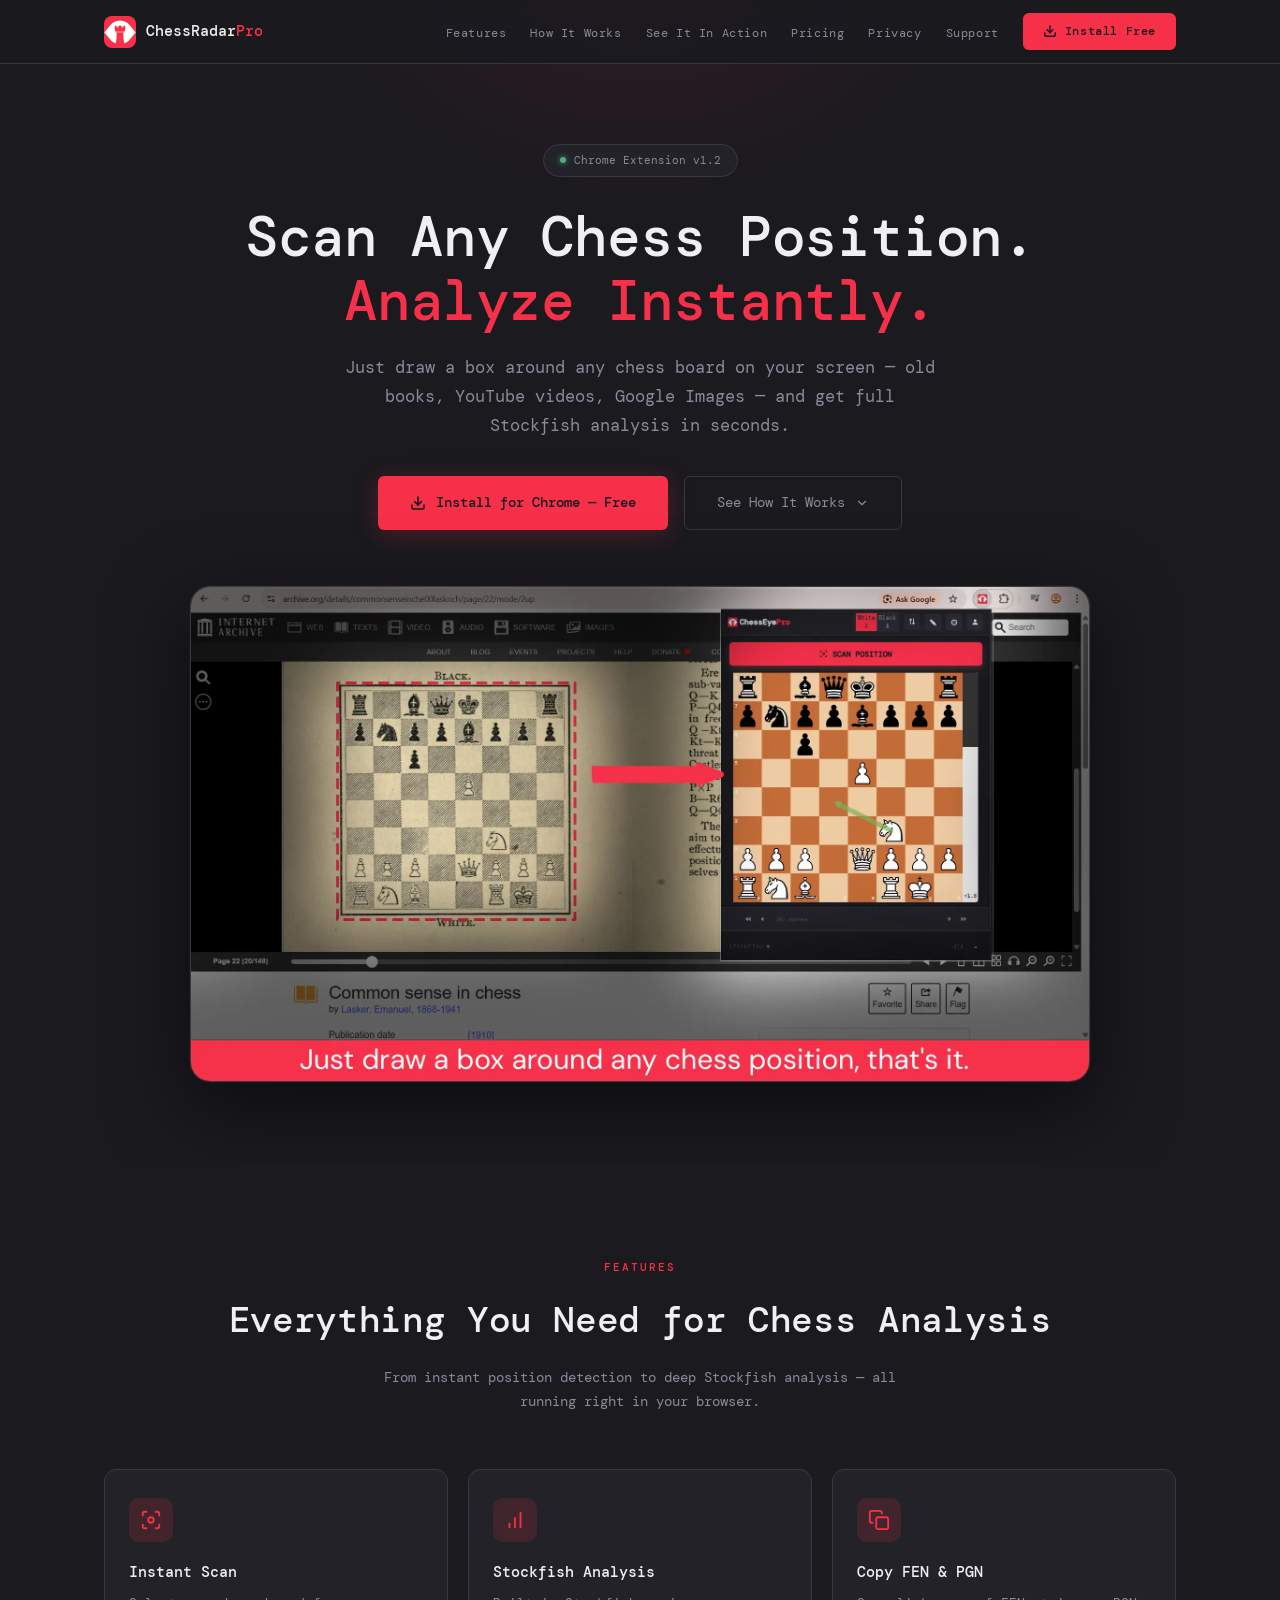
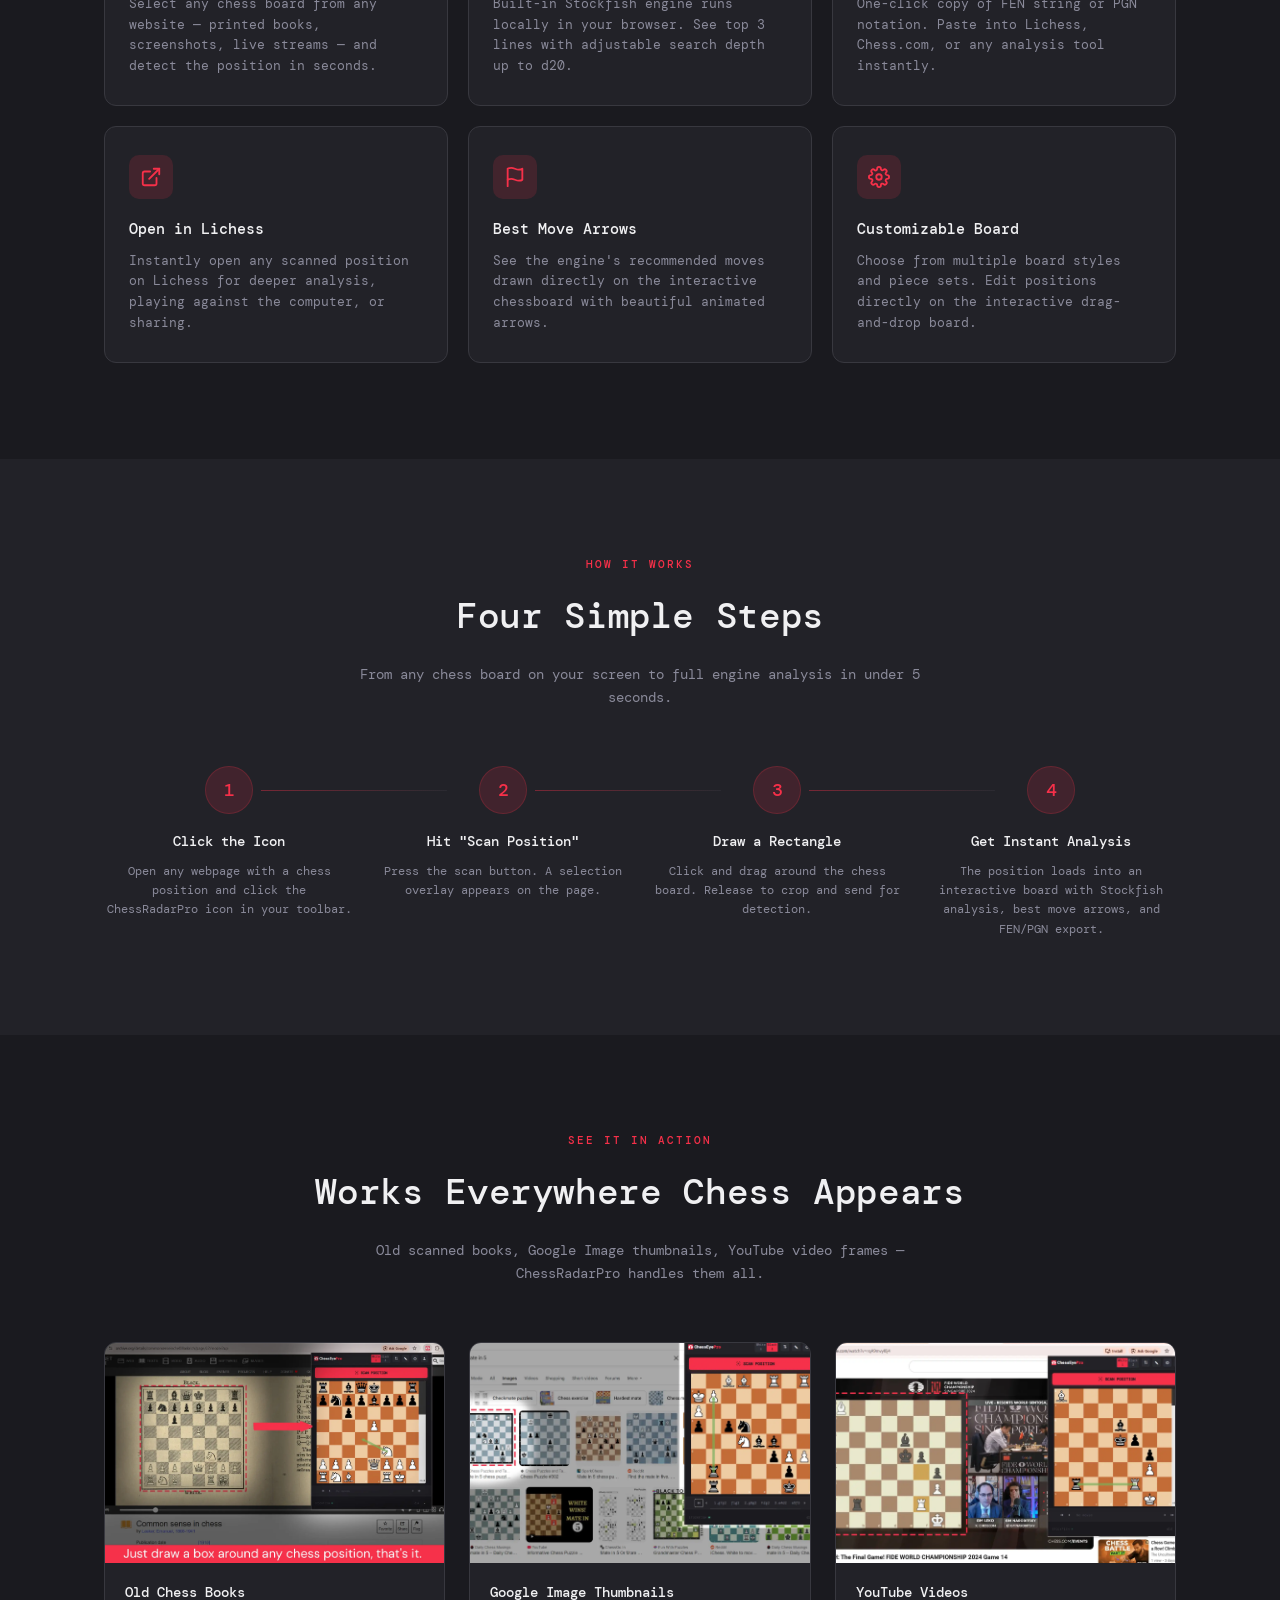
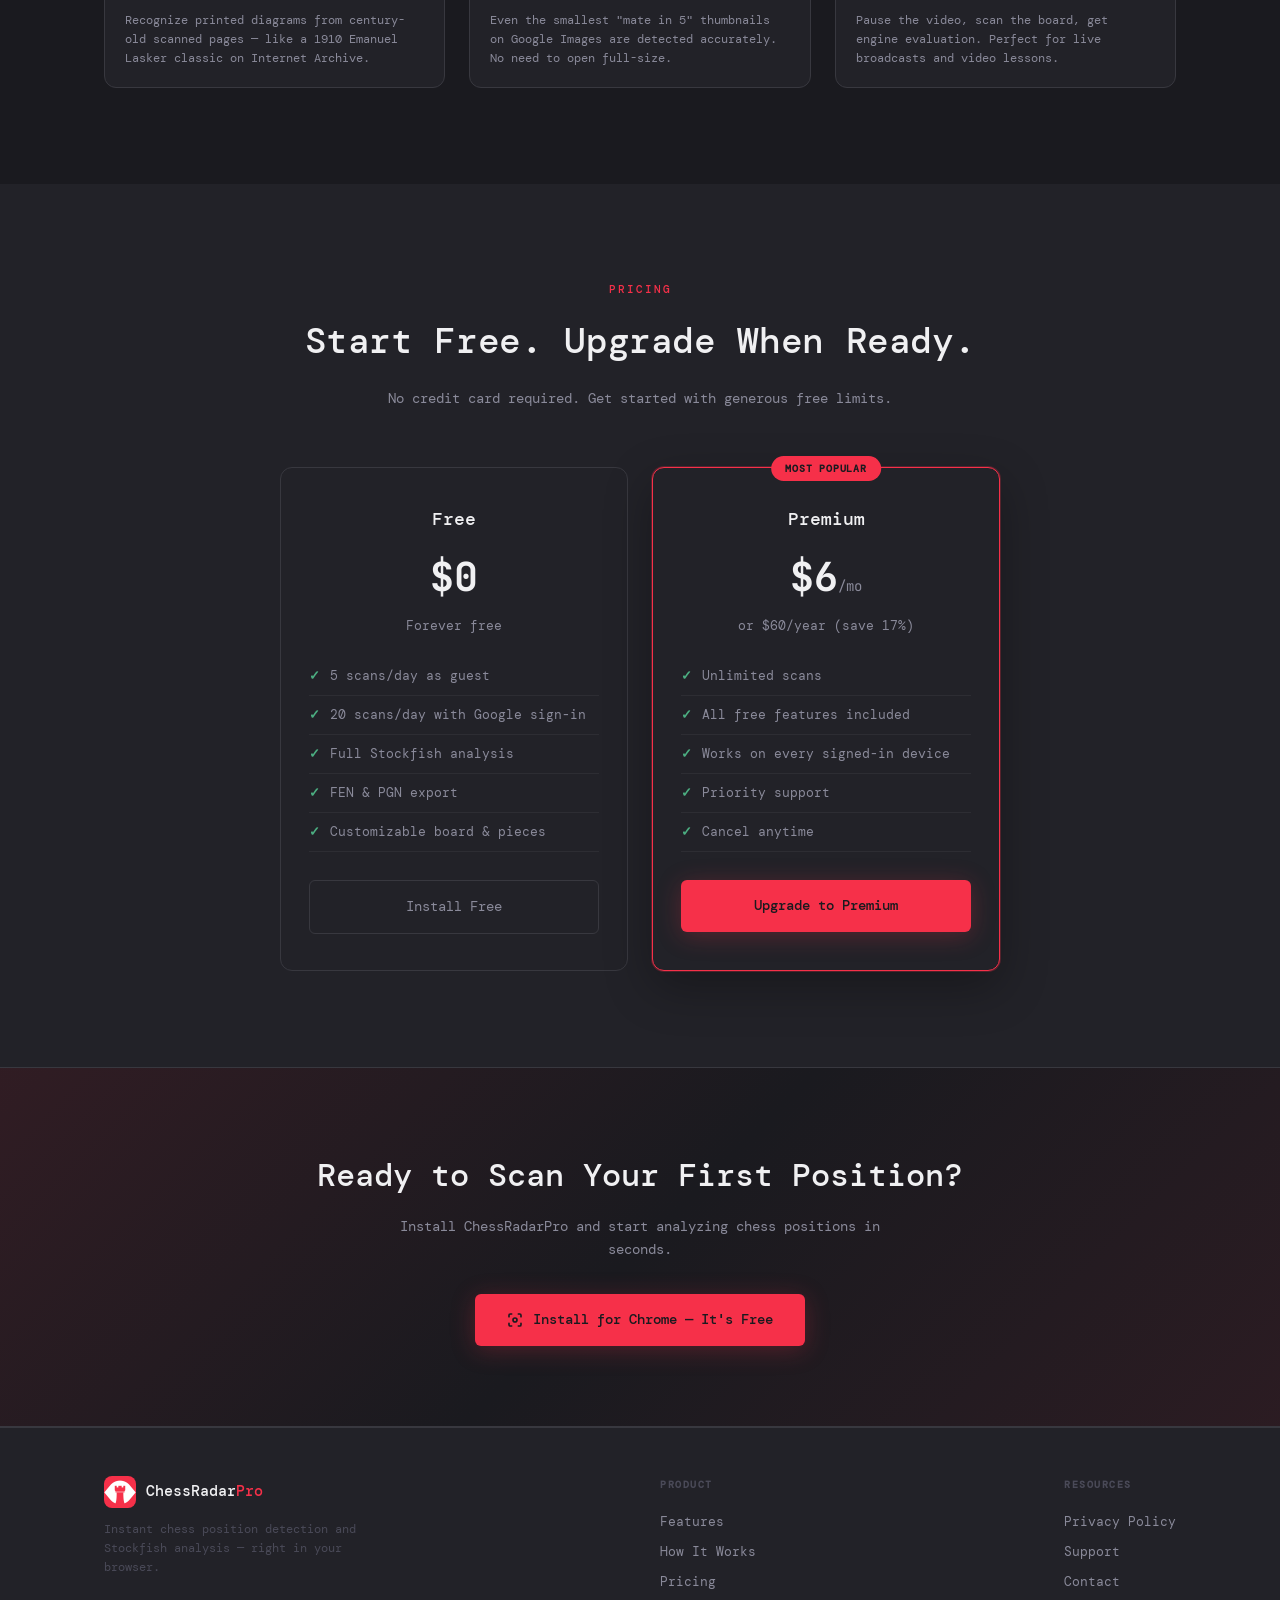
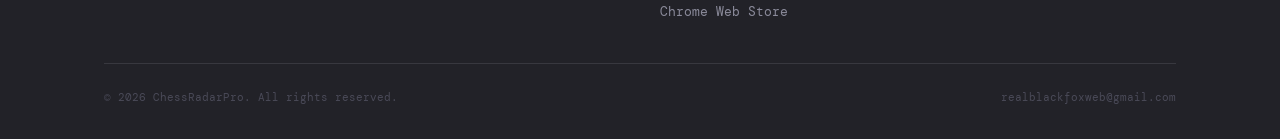
<file: index.html>
<!DOCTYPE html>
<html lang="en">

<head>
    <meta charset="UTF-8">
    <meta name="viewport" content="width=device-width, initial-scale=1.0">

    <!-- SEO -->
    <title>ChessRadarPro — Instant Chess Position Detection for Chrome</title>
    <meta name="description"
        content="Scan any chess position from your screen — old books, YouTube videos, or Google Images — and get instant Stockfish analysis. Free Chrome extension.">
    <meta name="keywords"
        content="chess, chess position detection, chrome extension, stockfish, chess analysis, FEN, PGN, chess scanner, chess AI">
    <meta name="author" content="ChessRadarPro">
    <link rel="canonical" href="https://chessradarpro.github.io/">

    <!-- Open Graph -->
    <meta property="og:type" content="website">
    <meta property="og:title" content="ChessRadarPro — Instant Chess Position Detection">
    <meta property="og:description"
        content="Scan any chess position from your screen and get instant Stockfish analysis. Free Chrome extension.">
    <meta property="og:image" content="assets/beamer.png">
    <meta property="og:url" content="https://chessradarpro.github.io/">

    <!-- Twitter Card -->
    <meta name="twitter:card" content="summary_large_image">
    <meta name="twitter:title" content="ChessRadarPro — Instant Chess Position Detection">
    <meta name="twitter:description" content="Scan any chess board on your screen. Get instant Stockfish analysis.">
    <meta name="twitter:image" content="assets/beamer.png">

    <!-- Favicon -->
    <link rel="icon" type="image/png" href="assets/icon.png">
    <link rel="apple-touch-icon" href="assets/icon.png">

    <!-- Styles -->
    <link rel="stylesheet" href="css/style.css">
</head>

<body>

    <!-- ═══════════ NAVIGATION ═══════════ -->
    <nav class="nav" role="navigation" aria-label="Main navigation">
        <div class="nav-inner">
            <a href="index.html" class="nav-logo">
                <img src="assets/logo.png" alt="ChessRadarPro logo" width="32" height="32">
                <span class="nav-logo-text">ChessRadar<span class="pro">Pro</span></span>
            </a>

            <ul class="nav-links">
                <li><a href="#features">Features</a></li>
                <li><a href="#how-it-works">How It Works</a></li>
                <li><a href="#screenshots">See It In Action</a></li>
                <li><a href="#pricing">Pricing</a></li>
                <li><a href="privacy.html">Privacy</a></li>
                <li><a href="support.html">Support</a></li>
                <li>
                    <a href="https://chromewebstore.google.com/detail/ekdigifeekadfhonhfhbfjaenllbnfba?utm_source=item-share-cb" target="_blank" rel="noopener" class="nav-cta"
                        id="nav-install-btn">
                        <svg width="14" height="14" viewBox="0 0 24 24" fill="none" stroke="currentColor"
                            stroke-width="2.5" stroke-linecap="round" stroke-linejoin="round">
                            <path d="M21 15v4a2 2 0 0 1-2 2H5a2 2 0 0 1-2-2v-4" />
                            <polyline points="7 10 12 15 17 10" />
                            <line x1="12" y1="15" x2="12" y2="3" />
                        </svg>
                        Install Free
                    </a>
                </li>
            </ul>

            <button class="hamburger" id="hamburger" aria-label="Toggle menu" aria-expanded="false">
                <svg width="24" height="24" viewBox="0 0 24 24" fill="none" stroke="currentColor" stroke-width="2"
                    stroke-linecap="round">
                    <line x1="3" y1="6" x2="21" y2="6" />
                    <line x1="3" y1="12" x2="21" y2="12" />
                    <line x1="3" y1="18" x2="21" y2="18" />
                </svg>
            </button>
        </div>
    </nav>

    <!-- Mobile Nav -->
    <div class="mobile-nav" id="mobile-nav">
        <a href="#features">Features</a>
        <a href="#how-it-works">How It Works</a>
        <a href="#screenshots">See It In Action</a>
        <a href="#pricing">Pricing</a>
        <a href="privacy.html">Privacy</a>
        <a href="support.html">Support</a>
        <a href="https://chromewebstore.google.com/detail/ekdigifeekadfhonhfhbfjaenllbnfba?utm_source=item-share-cb" target="_blank" rel="noopener" class="btn-primary"
            style="text-align:center;margin-top:8px">Install Free</a>
    </div>

    <main>
        <!-- ═══════════ HERO ═══════════ -->
        <section class="hero" id="hero">
            <div class="container">
                <div class="hero-badge fade-in">
                    <span class="dot"></span>
                    Chrome Extension v1.2
                </div>

                <h1 class="fade-in">
                    Scan Any Chess Position.<br>
                    <span class="accent">Analyze Instantly.</span>
                </h1>

                <p class="hero-sub fade-in">
                    Just draw a box around any chess board on your screen — old books, YouTube videos, Google Images —
                    and get full Stockfish analysis in seconds.
                </p>

                <div class="hero-actions fade-in">
                    <a href="https://chromewebstore.google.com/detail/ekdigifeekadfhonhfhbfjaenllbnfba?utm_source=item-share-cb" target="_blank" rel="noopener" class="btn-primary"
                        id="hero-install-btn">
                        <svg width="16" height="16" viewBox="0 0 24 24" fill="none" stroke="currentColor"
                            stroke-width="2.5" stroke-linecap="round" stroke-linejoin="round">
                            <path d="M21 15v4a2 2 0 0 1-2 2H5a2 2 0 0 1-2-2v-4" />
                            <polyline points="7 10 12 15 17 10" />
                            <line x1="12" y1="15" x2="12" y2="3" />
                        </svg>
                        Install for Chrome — Free
                    </a>
                    <a href="#how-it-works" class="btn-secondary">
                        See How It Works
                        <svg width="14" height="14" viewBox="0 0 24 24" fill="none" stroke="currentColor"
                            stroke-width="2" stroke-linecap="round" stroke-linejoin="round">
                            <path d="M6 9l6 6 6-6" />
                        </svg>
                    </a>
                </div>

                <div class="hero-image fade-in">
                    <img src="assets/screenshot-1.webp" alt="ChessRadarPro scanning a chess position from an old book"
                        width="900" height="507" loading="eager">
                </div>
            </div>
        </section>

        <!-- ═══════════ FEATURES ═══════════ -->
        <section class="section" id="features">
            <div class="container">
                <div class="section-label fade-in">Features</div>
                <h2 class="section-title fade-in">Everything You Need for Chess Analysis</h2>
                <p class="section-desc fade-in">From instant position detection to deep Stockfish analysis — all running
                    right in your browser.</p>

                <div class="features-grid">
                    <!-- 1 -->
                    <div class="feature-card fade-in">
                        <div class="feature-icon">
                            <svg viewBox="0 0 24 24">
                                <circle cx="12" cy="12" r="3" />
                                <path d="M3 7V5a2 2 0 0 1 2-2h2" />
                                <path d="M17 3h2a2 2 0 0 1 2 2v2" />
                                <path d="M21 17v2a2 2 0 0 1-2 2h-2" />
                                <path d="M7 21H5a2 2 0 0 1-2-2v-2" />
                            </svg>
                        </div>
                        <h3>Instant Scan</h3>
                        <p>Select any chess board from any website — printed books, screenshots, live streams — and
                            detect the position in seconds.</p>
                    </div>
                    <!-- 2 -->
                    <div class="feature-card fade-in">
                        <div class="feature-icon">
                            <svg viewBox="0 0 24 24">
                                <path d="M12 20V10" />
                                <path d="M18 20V4" />
                                <path d="M6 20v-4" />
                            </svg>
                        </div>
                        <h3>Stockfish Analysis</h3>
                        <p>Built-in Stockfish engine runs locally in your browser. See top 3 lines with adjustable
                            search depth up to d20.</p>
                    </div>
                    <!-- 3 -->
                    <div class="feature-card fade-in">
                        <div class="feature-icon">
                            <svg viewBox="0 0 24 24">
                                <rect x="9" y="9" width="13" height="13" rx="2" ry="2" />
                                <path d="M5 15H4a2 2 0 0 1-2-2V4a2 2 0 0 1 2-2h9a2 2 0 0 1 2 2v1" />
                            </svg>
                        </div>
                        <h3>Copy FEN & PGN</h3>
                        <p>One-click copy of FEN string or PGN notation. Paste into Lichess, Chess.com, or any analysis
                            tool instantly.</p>
                    </div>
                    <!-- 4 -->
                    <div class="feature-card fade-in">
                        <div class="feature-icon">
                            <svg viewBox="0 0 24 24">
                                <path d="M18 13v6a2 2 0 0 1-2 2H5a2 2 0 0 1-2-2V8a2 2 0 0 1 2-2h6" />
                                <polyline points="15 3 21 3 21 9" />
                                <line x1="10" y1="14" x2="21" y2="3" />
                            </svg>
                        </div>
                        <h3>Open in Lichess</h3>
                        <p>Instantly open any scanned position on Lichess for deeper analysis, playing against the
                            computer, or sharing.</p>
                    </div>
                    <!-- 5 -->
                    <div class="feature-card fade-in">
                        <div class="feature-icon">
                            <svg viewBox="0 0 24 24">
                                <path d="M4 15s1-1 4-1 5 2 8 2 4-1 4-1V3s-1 1-4 1-5-2-8-2-4 1-4 1z" />
                                <line x1="4" y1="22" x2="4" y2="15" />
                            </svg>
                        </div>
                        <h3>Best Move Arrows</h3>
                        <p>See the engine's recommended moves drawn directly on the interactive chessboard with
                            beautiful animated arrows.</p>
                    </div>
                    <!-- 6 -->
                    <div class="feature-card fade-in">
                        <div class="feature-icon">
                            <svg viewBox="0 0 24 24">
                                <circle cx="12" cy="12" r="3" />
                                <path
                                    d="M19.4 15a1.65 1.65 0 0 0 .33 1.82l.06.06a2 2 0 0 1-2.83 2.83l-.06-.06a1.65 1.65 0 0 0-1.82-.33 1.65 1.65 0 0 0-1 1.51V21a2 2 0 0 1-4 0v-.09A1.65 1.65 0 0 0 9 19.4a1.65 1.65 0 0 0-1.82.33l-.06.06a2 2 0 0 1-2.83-2.83l.06-.06A1.65 1.65 0 0 0 4.68 15a1.65 1.65 0 0 0-1.51-1H3a2 2 0 0 1 0-4h.09A1.65 1.65 0 0 0 4.6 9a1.65 1.65 0 0 0-.33-1.82l-.06-.06a2 2 0 0 1 2.83-2.83l.06.06A1.65 1.65 0 0 0 9 4.68a1.65 1.65 0 0 0 1-1.51V3a2 2 0 0 1 4 0v.09a1.65 1.65 0 0 0 1 1.51 1.65 1.65 0 0 0 1.82-.33l.06-.06a2 2 0 0 1 2.83 2.83l-.06.06A1.65 1.65 0 0 0 19.4 9a1.65 1.65 0 0 0 1.51 1H21a2 2 0 0 1 0 4h-.09a1.65 1.65 0 0 0-1.51 1z" />
                            </svg>
                        </div>
                        <h3>Customizable Board</h3>
                        <p>Choose from multiple board styles and piece sets. Edit positions directly on the interactive
                            drag-and-drop board.</p>
                    </div>
                </div>
            </div>
        </section>

        <!-- ═══════════ HOW IT WORKS ═══════════ -->
        <section class="section how-it-works" id="how-it-works">
            <div class="container">
                <div class="section-label fade-in">How It Works</div>
                <h2 class="section-title fade-in">Four Simple Steps</h2>
                <p class="section-desc fade-in">From any chess board on your screen to full engine analysis in under 5
                    seconds.</p>

                <div class="steps">
                    <div class="step fade-in">
                        <div class="step-number">1</div>
                        <h3>Click the Icon</h3>
                        <p>Open any webpage with a chess position and click the ChessRadarPro icon in your toolbar.</p>
                    </div>
                    <div class="step fade-in">
                        <div class="step-number">2</div>
                        <h3>Hit "Scan Position"</h3>
                        <p>Press the scan button. A selection overlay appears on the page.</p>
                    </div>
                    <div class="step fade-in">
                        <div class="step-number">3</div>
                        <h3>Draw a Rectangle</h3>
                        <p>Click and drag around the chess board. Release to crop and send for detection.</p>
                    </div>
                    <div class="step fade-in">
                        <div class="step-number">4</div>
                        <h3>Get Instant Analysis</h3>
                        <p>The position loads into an interactive board with Stockfish analysis, best move arrows, and
                            FEN/PGN export.</p>
                    </div>
                </div>
            </div>
        </section>

        <!-- ═══════════ SCREENSHOTS ═══════════ -->
        <section class="section" id="screenshots">
            <div class="container">
                <div class="section-label fade-in">See It In Action</div>
                <h2 class="section-title fade-in">Works Everywhere Chess Appears</h2>
                <p class="section-desc fade-in">Old scanned books, Google Image thumbnails, YouTube video frames —
                    ChessRadarPro handles them all.</p>

                <div class="screenshots-grid">
                    <div class="screenshot-card fade-in">
                        <img src="assets/screenshot-1.webp" alt="Scanning a chess position from old book" loading="lazy"
                            width="400" height="220">
                        <div class="caption">
                            <h4>Old Chess Books</h4>
                            <p>Recognize printed diagrams from century-old scanned pages — like a 1910 Emanuel Lasker
                                classic on Internet Archive.</p>
                        </div>
                    </div>
                    <div class="screenshot-card fade-in">
                        <img src="assets/screenshot-2.webp" alt="Scanning a position from Google Images" loading="lazy"
                            width="400" height="220">
                        <div class="caption">
                            <h4>Google Image Thumbnails</h4>
                            <p>Even the smallest "mate in 5" thumbnails on Google Images are detected accurately. No
                                need to open full-size.</p>
                        </div>
                    </div>
                    <div class="screenshot-card fade-in">
                        <img src="assets/screenshot-3.webp" alt="Scanning a board from YouTube" loading="lazy"
                            width="400" height="220">
                        <div class="caption">
                            <h4>YouTube Videos</h4>
                            <p>Pause the video, scan the board, get engine evaluation. Perfect for live broadcasts and
                                video lessons.</p>
                        </div>
                    </div>
                </div>
            </div>
        </section>

        <!-- ═══════════ PRICING ═══════════ -->
        <section class="section" id="pricing" style="background: var(--bg-panel);">
            <div class="container">
                <div class="section-label fade-in">Pricing</div>
                <h2 class="section-title fade-in">Start Free. Upgrade When Ready.</h2>
                <p class="section-desc fade-in">No credit card required. Get started with generous free limits.</p>

                <div class="pricing-grid">
                    <!-- Free -->
                    <div class="pricing-card fade-in">
                        <div class="pricing-name">Free</div>
                        <div class="pricing-price">$0</div>
                        <div class="pricing-alt">Forever free</div>
                        <ul class="pricing-features">
                            <li>5 scans/day as guest</li>
                            <li>20 scans/day with Google sign-in</li>
                            <li>Full Stockfish analysis</li>
                            <li>FEN &amp; PGN export</li>
                            <li>Customizable board &amp; pieces</li>
                        </ul>
                        <a href="https://chromewebstore.google.com/detail/ekdigifeekadfhonhfhbfjaenllbnfba?utm_source=item-share-cb" target="_blank" rel="noopener"
                            class="btn-secondary" style="width:100%;justify-content:center">
                            Install Free
                        </a>
                    </div>

                    <!-- Premium -->
                    <div class="pricing-card featured fade-in">
                        <div class="pricing-badge">MOST POPULAR</div>
                        <div class="pricing-name">Premium</div>
                        <div class="pricing-price">$6<span>/mo</span></div>
                        <div class="pricing-alt">or $60/year (save 17%)</div>
                        <ul class="pricing-features">
                            <li>Unlimited scans</li>
                            <li>All free features included</li>
                            <li>Works on every signed-in device</li>
                            <li>Priority support</li>
                            <li>Cancel anytime</li>
                        </ul>
                        <a href="https://buymeacoffee.com" target="_blank" rel="noopener" class="btn-primary"
                            style="width:100%;justify-content:center">
                            Upgrade to Premium
                        </a>
                    </div>
                </div>
            </div>
        </section>

        <!-- ═══════════ CTA BANNER ═══════════ -->
        <section class="cta-banner">
            <div class="container">
                <h2 class="fade-in">Ready to Scan Your First Position?</h2>
                <p class="fade-in">Install ChessRadarPro and start analyzing chess positions in seconds.</p>
                <a href="https://chromewebstore.google.com/detail/ekdigifeekadfhonhfhbfjaenllbnfba?utm_source=item-share-cb" target="_blank" rel="noopener" class="btn-primary fade-in"
                    id="cta-install-btn">
                    <svg width="16" height="16" viewBox="0 0 24 24" fill="none" stroke="currentColor" stroke-width="2.5"
                        stroke-linecap="round" stroke-linejoin="round">
                        <circle cx="12" cy="12" r="3" />
                        <path d="M3 7V5a2 2 0 0 1 2-2h2" />
                        <path d="M17 3h2a2 2 0 0 1 2 2v2" />
                        <path d="M21 17v2a2 2 0 0 1-2 2h-2" />
                        <path d="M7 21H5a2 2 0 0 1-2-2v-2" />
                    </svg>
                    Install for Chrome — It's Free
                </a>
            </div>
        </section>
    </main>

    <!-- ═══════════ FOOTER ═══════════ -->
    <footer class="footer">
        <div class="container">
            <div class="footer-inner">
                <div class="footer-brand">
                    <a href="index.html" class="nav-logo">
                        <img src="assets/logo.png" alt="ChessRadarPro" width="32" height="32">
                        <span class="nav-logo-text">ChessRadar<span class="pro">Pro</span></span>
                    </a>
                    <p>Instant chess position detection and Stockfish analysis — right in your browser.</p>
                </div>

                <div class="footer-col">
                    <h5>Product</h5>
                    <a href="#features">Features</a>
                    <a href="#how-it-works">How It Works</a>
                    <a href="#pricing">Pricing</a>
                    <a href="https://chromewebstore.google.com/detail/ekdigifeekadfhonhfhbfjaenllbnfba?utm_source=item-share-cb" target="_blank" rel="noopener">Chrome Web Store</a>
                </div>

                <div class="footer-col">
                    <h5>Resources</h5>
                    <a href="privacy.html">Privacy Policy</a>
                    <a href="support.html">Support</a>
                    <a href="mailto:realblackfoxweb@gmail.com">Contact</a>
                </div>
            </div>

            <div class="footer-bottom">
                <span>&copy; 2026 ChessRadarPro. All rights reserved.</span>
                <span><a href="mailto:realblackfoxweb@gmail.com">realblackfoxweb@gmail.com</a></span>
            </div>
        </div>
    </footer>

    <script src="js/main.js"></script>
</body>

</html>
</file>
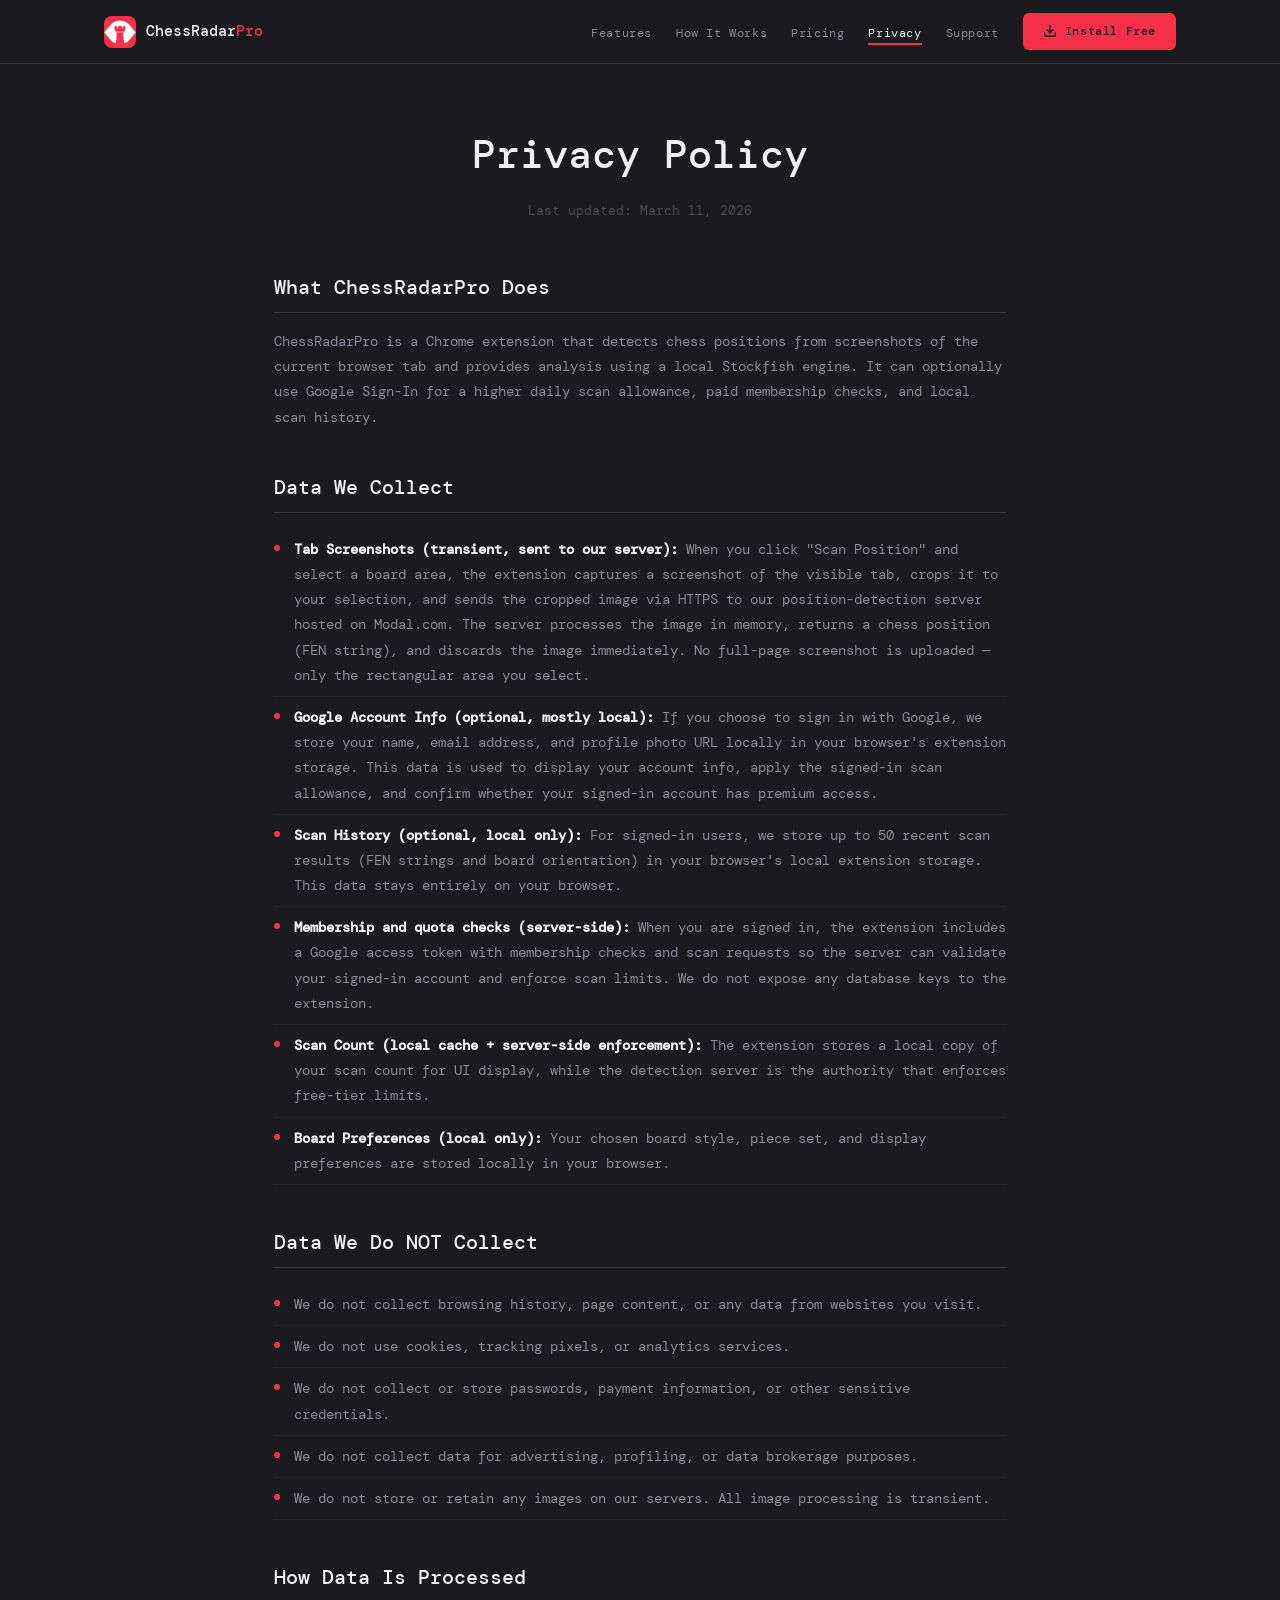
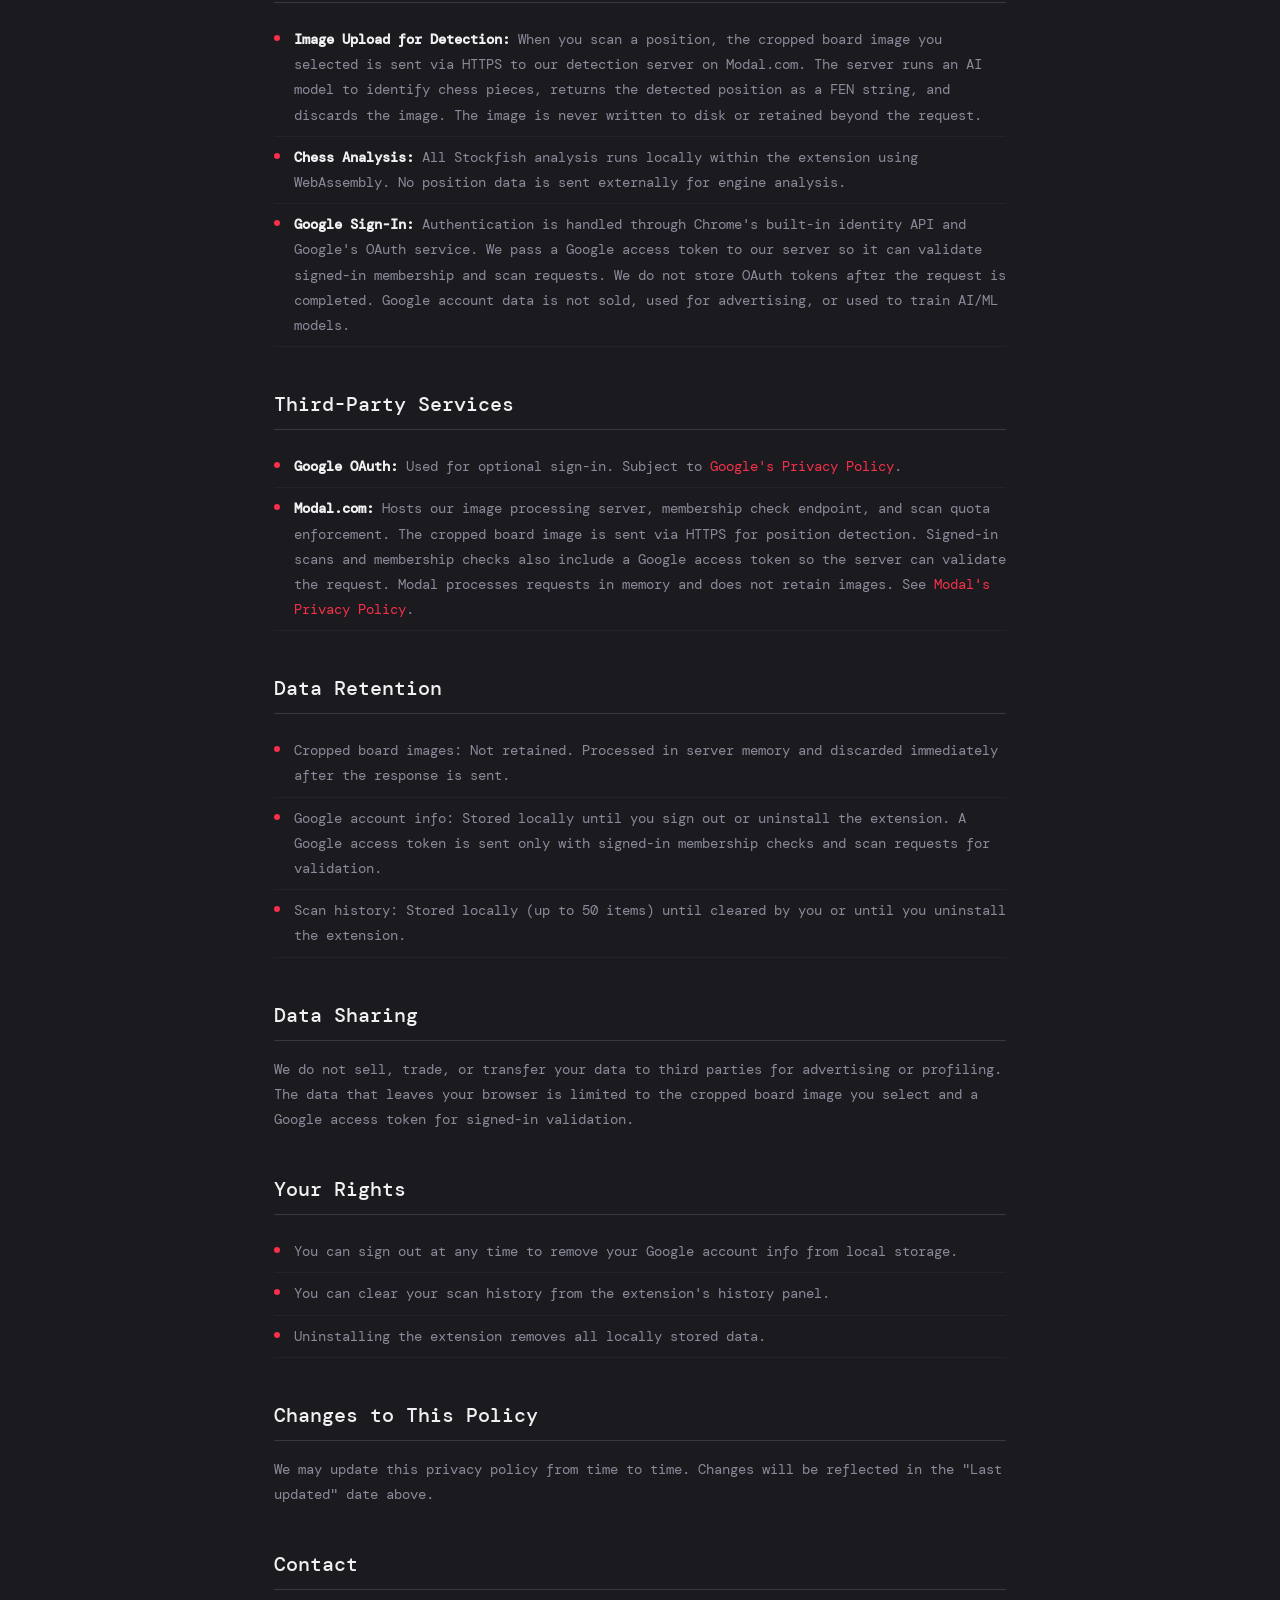
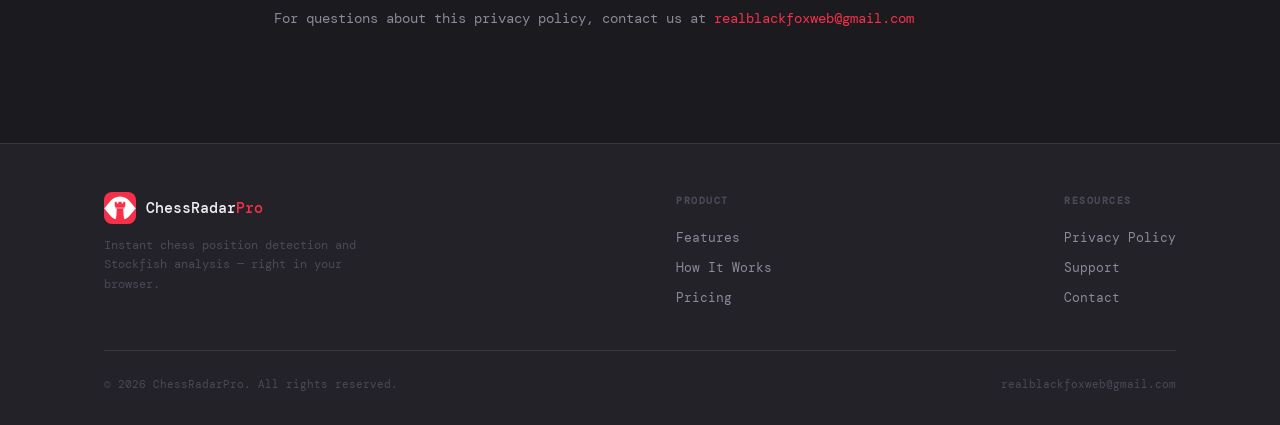
<file: privacy.html>
<!DOCTYPE html>
<html lang="en">

<head>
    <meta charset="UTF-8">
    <meta name="viewport" content="width=device-width, initial-scale=1.0">

    <!-- SEO -->
    <title>Privacy Policy — ChessRadarPro</title>
    <meta name="description"
        content="ChessRadarPro privacy policy. Learn what data we collect, how images are processed, and how your information is protected.">
    <link rel="canonical" href="https://chessradarpro.github.io/privacy.html">

    <!-- Open Graph -->
    <meta property="og:type" content="website">
    <meta property="og:title" content="Privacy Policy — ChessRadarPro">
    <meta property="og:description" content="ChessRadarPro privacy policy. Learn how your data is handled.">
    <meta property="og:url" content="https://chessradarpro.github.io/privacy.html">

    <!-- Favicon -->
    <link rel="icon" type="image/png" href="assets/icon.png">

    <!-- Styles -->
    <link rel="stylesheet" href="css/style.css">
</head>

<body>

    <!-- ═══════════ NAVIGATION ═══════════ -->
    <nav class="nav" role="navigation" aria-label="Main navigation">
        <div class="nav-inner">
            <a href="index.html" class="nav-logo">
                <img src="assets/logo.png" alt="ChessRadarPro logo" width="32" height="32">
                <span class="nav-logo-text">ChessRadar<span class="pro">Pro</span></span>
            </a>
            <ul class="nav-links">
                <li><a href="index.html#features">Features</a></li>
                <li><a href="index.html#how-it-works">How It Works</a></li>
                <li><a href="index.html#pricing">Pricing</a></li>
                <li><a href="privacy.html" class="active">Privacy</a></li>
                <li><a href="support.html">Support</a></li>
                <li>
                    <a href="https://chromewebstore.google.com/detail/ekdigifeekadfhonhfhbfjaenllbnfba?utm_source=item-share-cb" target="_blank" rel="noopener" class="nav-cta">
                        <svg width="14" height="14" viewBox="0 0 24 24" fill="none" stroke="currentColor"
                            stroke-width="2.5" stroke-linecap="round" stroke-linejoin="round">
                            <path d="M21 15v4a2 2 0 0 1-2 2H5a2 2 0 0 1-2-2v-4" />
                            <polyline points="7 10 12 15 17 10" />
                            <line x1="12" y1="15" x2="12" y2="3" />
                        </svg>
                        Install Free
                    </a>
                </li>
            </ul>
            <button class="hamburger" id="hamburger" aria-label="Toggle menu" aria-expanded="false">
                <svg width="24" height="24" viewBox="0 0 24 24" fill="none" stroke="currentColor" stroke-width="2"
                    stroke-linecap="round">
                    <line x1="3" y1="6" x2="21" y2="6" />
                    <line x1="3" y1="12" x2="21" y2="12" />
                    <line x1="3" y1="18" x2="21" y2="18" />
                </svg>
            </button>
        </div>
    </nav>
    <div class="mobile-nav" id="mobile-nav">
        <a href="index.html#features">Features</a>
        <a href="index.html#how-it-works">How It Works</a>
        <a href="index.html#pricing">Pricing</a>
        <a href="privacy.html">Privacy</a>
        <a href="support.html">Support</a>
    </div>

    <main class="page-content">
        <div class="container">
            <div class="page-header fade-in">
                <h1>Privacy Policy</h1>
                <p class="updated">Last updated: March 11, 2026</p>
            </div>

            <div class="page-body fade-in">
                <h2>What ChessRadarPro Does</h2>
                <p>ChessRadarPro is a Chrome extension that detects chess positions from screenshots of the current
                    browser tab and provides analysis using a local Stockfish engine. It can optionally use Google
                    Sign-In for a higher daily scan allowance, paid membership checks, and local scan history.</p>

                <h2>Data We Collect</h2>
                <ul>
                    <li><strong>Tab Screenshots (transient, sent to our server):</strong> When you click "Scan Position"
                        and select a board area, the extension captures a screenshot of the visible tab, crops it to
                        your selection, and sends the cropped image via HTTPS to our position-detection server hosted on
                        Modal.com. The server processes the image in memory, returns a chess position (FEN string), and
                        discards the image immediately. No full-page screenshot is uploaded — only the rectangular area
                        you select.</li>
                    <li><strong>Google Account Info (optional, mostly local):</strong> If you choose to sign in with
                        Google, we store your name, email address, and profile photo URL locally in your browser's
                        extension storage. This data is used to display your account info, apply the signed-in scan
                        allowance, and confirm whether your signed-in account has premium access.</li>
                    <li><strong>Scan History (optional, local only):</strong> For signed-in users, we store up to 50
                        recent scan results (FEN strings and board orientation) in your browser's local extension
                        storage. This data stays entirely on your browser.</li>
                    <li><strong>Membership and quota checks (server-side):</strong> When you are signed in, the
                        extension includes a Google access token with membership checks and scan requests so the server
                        can validate your signed-in account and enforce scan limits. We do not expose any database keys
                        to the extension.</li>
                    <li><strong>Scan Count (local cache + server-side enforcement):</strong> The extension stores a
                        local copy of your scan count for UI display, while the detection server is the authority that
                        enforces free-tier limits.</li>
                    <li><strong>Board Preferences (local only):</strong> Your chosen board style, piece set, and display
                        preferences are stored locally in your browser.</li>
                </ul>

                <h2>Data We Do NOT Collect</h2>
                <ul>
                    <li>We do not collect browsing history, page content, or any data from websites you visit.</li>
                    <li>We do not use cookies, tracking pixels, or analytics services.</li>
                    <li>We do not collect or store passwords, payment information, or other sensitive credentials.</li>
                    <li>We do not collect data for advertising, profiling, or data brokerage purposes.</li>
                    <li>We do not store or retain any images on our servers. All image processing is transient.</li>
                </ul>

                <h2>How Data Is Processed</h2>
                <ul>
                    <li><strong>Image Upload for Detection:</strong> When you scan a position, the cropped board image
                        you selected is sent via HTTPS to our detection server on Modal.com. The server runs an AI model
                        to identify chess pieces, returns the detected position as a FEN string, and discards the image.
                        The image is never written to disk or retained beyond the request.</li>
                    <li><strong>Chess Analysis:</strong> All Stockfish analysis runs locally within the extension using
                        WebAssembly. No position data is sent externally for engine analysis.</li>
                    <li><strong>Google Sign-In:</strong> Authentication is handled through Chrome's built-in identity
                        API and Google's OAuth service. We pass a Google access token to our server so it can validate
                        signed-in membership and scan requests. We do not store OAuth tokens after the request is
                        completed. Google account data is not sold, used for advertising, or used to train AI/ML models.
                    </li>
                </ul>

                <h2>Third-Party Services</h2>
                <ul>
                    <li><strong>Google OAuth:</strong> Used for optional sign-in. Subject to <a
                            href="https://policies.google.com/privacy" target="_blank" rel="noopener">Google's Privacy
                            Policy</a>.</li>
                    <li><strong>Modal.com:</strong> Hosts our image processing server, membership check endpoint, and
                        scan quota enforcement. The cropped board image is sent via HTTPS for position detection.
                        Signed-in scans and membership checks also include a Google access token so the server can
                        validate the request. Modal processes requests in memory and does not retain images. See <a
                            href="https://modal.com/privacy" target="_blank" rel="noopener">Modal's Privacy Policy</a>.
                    </li>
                </ul>

                <h2>Data Retention</h2>
                <ul>
                    <li>Cropped board images: Not retained. Processed in server memory and discarded immediately after
                        the response is sent.</li>
                    <li>Google account info: Stored locally until you sign out or uninstall the extension. A Google
                        access token is sent only with signed-in membership checks and scan requests for validation.
                    </li>
                    <li>Scan history: Stored locally (up to 50 items) until cleared by you or until you uninstall the
                        extension.</li>
                </ul>

                <h2>Data Sharing</h2>
                <p>We do not sell, trade, or transfer your data to third parties for advertising or profiling. The data
                    that leaves your browser is limited to the cropped board image you select and a Google access token
                    for signed-in validation.</p>

                <h2>Your Rights</h2>
                <ul>
                    <li>You can sign out at any time to remove your Google account info from local storage.</li>
                    <li>You can clear your scan history from the extension's history panel.</li>
                    <li>Uninstalling the extension removes all locally stored data.</li>
                </ul>

                <h2>Changes to This Policy</h2>
                <p>We may update this privacy policy from time to time. Changes will be reflected in the "Last updated"
                    date above.</p>

                <h2>Contact</h2>
                <p>For questions about this privacy policy, contact us at <a
                        href="mailto:realblackfoxweb@gmail.com">realblackfoxweb@gmail.com</a></p>
            </div>
        </div>
    </main>

    <!-- ═══════════ FOOTER ═══════════ -->
    <footer class="footer">
        <div class="container">
            <div class="footer-inner">
                <div class="footer-brand">
                    <a href="index.html" class="nav-logo">
                        <img src="assets/logo.png" alt="ChessRadarPro" width="32" height="32">
                        <span class="nav-logo-text">ChessRadar<span class="pro">Pro</span></span>
                    </a>
                    <p>Instant chess position detection and Stockfish analysis — right in your browser.</p>
                </div>
                <div class="footer-col">
                    <h5>Product</h5>
                    <a href="index.html#features">Features</a>
                    <a href="index.html#how-it-works">How It Works</a>
                    <a href="index.html#pricing">Pricing</a>
                </div>
                <div class="footer-col">
                    <h5>Resources</h5>
                    <a href="privacy.html">Privacy Policy</a>
                    <a href="support.html">Support</a>
                    <a href="mailto:realblackfoxweb@gmail.com">Contact</a>
                </div>
            </div>
            <div class="footer-bottom">
                <span>&copy; 2026 ChessRadarPro. All rights reserved.</span>
                <span><a href="mailto:realblackfoxweb@gmail.com">realblackfoxweb@gmail.com</a></span>
            </div>
        </div>
    </footer>

    <script src="js/main.js"></script>
</body>

</html>
</file>
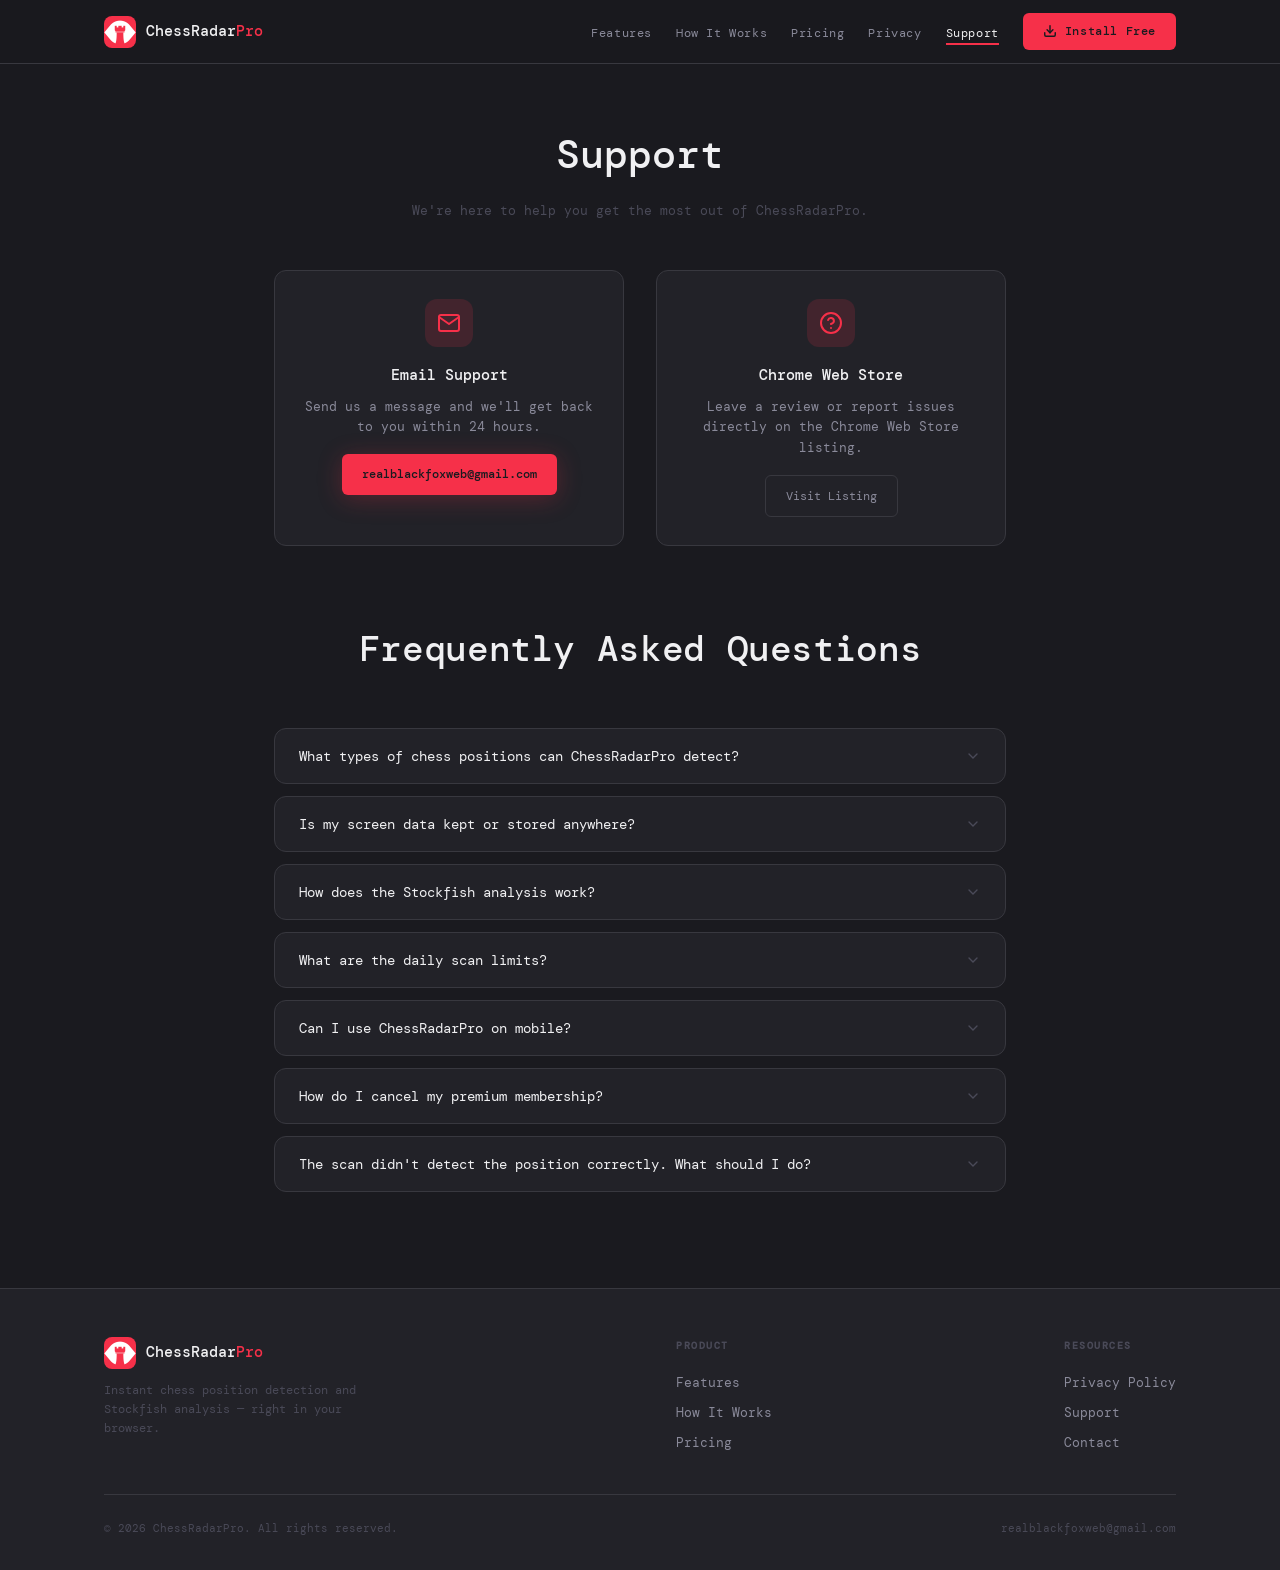
<file: support.html>
<!DOCTYPE html>
<html lang="en">

<head>
    <meta charset="UTF-8">
    <meta name="viewport" content="width=device-width, initial-scale=1.0">

    <!-- SEO -->
    <title>Support — ChessRadarPro</title>
    <meta name="description"
        content="Get help with ChessRadarPro. Find answers to common questions or contact our support team.">
    <link rel="canonical" href="https://chessradarpro.github.io/support.html">

    <!-- Open Graph -->
    <meta property="og:type" content="website">
    <meta property="og:title" content="Support — ChessRadarPro">
    <meta property="og:description" content="Get help with ChessRadarPro. FAQ and contact info.">
    <meta property="og:url" content="https://chessradarpro.github.io/support.html">

    <!-- Favicon -->
    <link rel="icon" type="image/png" href="assets/icon.png">

    <!-- Styles -->
    <link rel="stylesheet" href="css/style.css">
</head>

<body>

    <!-- ═══════════ NAVIGATION ═══════════ -->
    <nav class="nav" role="navigation" aria-label="Main navigation">
        <div class="nav-inner">
            <a href="index.html" class="nav-logo">
                <img src="assets/logo.png" alt="ChessRadarPro logo" width="32" height="32">
                <span class="nav-logo-text">ChessRadar<span class="pro">Pro</span></span>
            </a>
            <ul class="nav-links">
                <li><a href="index.html#features">Features</a></li>
                <li><a href="index.html#how-it-works">How It Works</a></li>
                <li><a href="index.html#pricing">Pricing</a></li>
                <li><a href="privacy.html">Privacy</a></li>
                <li><a href="support.html" class="active">Support</a></li>
                <li>
                    <a href="https://chromewebstore.google.com/detail/ekdigifeekadfhonhfhbfjaenllbnfba?utm_source=item-share-cb" target="_blank" rel="noopener" class="nav-cta">
                        <svg width="14" height="14" viewBox="0 0 24 24" fill="none" stroke="currentColor"
                            stroke-width="2.5" stroke-linecap="round" stroke-linejoin="round">
                            <path d="M21 15v4a2 2 0 0 1-2 2H5a2 2 0 0 1-2-2v-4" />
                            <polyline points="7 10 12 15 17 10" />
                            <line x1="12" y1="15" x2="12" y2="3" />
                        </svg>
                        Install Free
                    </a>
                </li>
            </ul>
            <button class="hamburger" id="hamburger" aria-label="Toggle menu" aria-expanded="false">
                <svg width="24" height="24" viewBox="0 0 24 24" fill="none" stroke="currentColor" stroke-width="2"
                    stroke-linecap="round">
                    <line x1="3" y1="6" x2="21" y2="6" />
                    <line x1="3" y1="12" x2="21" y2="12" />
                    <line x1="3" y1="18" x2="21" y2="18" />
                </svg>
            </button>
        </div>
    </nav>
    <div class="mobile-nav" id="mobile-nav">
        <a href="index.html#features">Features</a>
        <a href="index.html#how-it-works">How It Works</a>
        <a href="index.html#pricing">Pricing</a>
        <a href="privacy.html">Privacy</a>
        <a href="support.html">Support</a>
    </div>

    <main class="page-content">
        <div class="container">
            <div class="page-header fade-in">
                <h1>Support</h1>
                <p class="updated">We're here to help you get the most out of ChessRadarPro.</p>
            </div>

            <!-- Contact Cards -->
            <div class="support-grid fade-in">
                <div class="support-card">
                    <div class="support-icon">
                        <svg width="24" height="24" viewBox="0 0 24 24" fill="none" stroke="#F63049" stroke-width="2"
                            stroke-linecap="round" stroke-linejoin="round">
                            <path d="M4 4h16c1.1 0 2 .9 2 2v12c0 1.1-.9 2-2 2H4c-1.1 0-2-.9-2-2V6c0-1.1.9-2 2-2z" />
                            <polyline points="22,6 12,13 2,6" />
                        </svg>
                    </div>
                    <h3>Email Support</h3>
                    <p>Send us a message and we'll get back to you within 24 hours.</p>
                    <a href="mailto:realblackfoxweb@gmail.com" class="btn-primary"
                        style="font-size:12px;padding:10px 20px">
                        realblackfoxweb@gmail.com
                    </a>
                </div>

                <div class="support-card">
                    <div class="support-icon">
                        <svg width="24" height="24" viewBox="0 0 24 24" fill="none" stroke="#F63049" stroke-width="2"
                            stroke-linecap="round" stroke-linejoin="round">
                            <circle cx="12" cy="12" r="10" />
                            <path d="M9.09 9a3 3 0 0 1 5.83 1c0 2-3 3-3 3" />
                            <line x1="12" y1="17" x2="12.01" y2="17" />
                        </svg>
                    </div>
                    <h3>Chrome Web Store</h3>
                    <p>Leave a review or report issues directly on the Chrome Web Store listing.</p>
                    <a href="https://chromewebstore.google.com/detail/ekdigifeekadfhonhfhbfjaenllbnfba?utm_source=item-share-cb" target="_blank" rel="noopener" class="btn-secondary"
                        style="font-size:12px;padding:10px 20px;display:inline-flex">
                        Visit Listing
                    </a>
                </div>
            </div>

            <!-- FAQ -->
            <h2 class="section-title fade-in" style="margin-top:72px">Frequently Asked Questions</h2>

            <div class="faq-list fade-in">
                <div class="faq-item">
                    <button class="faq-question">
                        What types of chess positions can ChessRadarPro detect?
                        <svg width="16" height="16" viewBox="0 0 24 24" fill="none" stroke="currentColor"
                            stroke-width="2" stroke-linecap="round">
                            <path d="M6 9l6 6 6-6" />
                        </svg>
                    </button>
                    <div class="faq-answer">
                        <p>ChessRadarPro can detect chess positions from virtually any source — scanned old chess books,
                            Google Images thumbnails, YouTube video frames, Twitch streams, online chess platforms, and
                            more. The AI model recognizes both digital and printed chess diagrams with high accuracy.
                        </p>
                    </div>
                </div>

                <div class="faq-item">
                    <button class="faq-question">
                        Is my screen data kept or stored anywhere?
                        <svg width="16" height="16" viewBox="0 0 24 24" fill="none" stroke="currentColor"
                            stroke-width="2" stroke-linecap="round">
                            <path d="M6 9l6 6 6-6" />
                        </svg>
                    </button>
                    <div class="faq-answer">
                        <p>No. Only the specific rectangular area you select is sent to our server. The image is
                            processed in memory, a chess position (FEN) is returned, and the image is immediately
                            discarded. No full-page screenshots are captured, and nothing is stored on our servers.</p>
                    </div>
                </div>

                <div class="faq-item">
                    <button class="faq-question">
                        How does the Stockfish analysis work?
                        <svg width="16" height="16" viewBox="0 0 24 24" fill="none" stroke="currentColor"
                            stroke-width="2" stroke-linecap="round">
                            <path d="M6 9l6 6 6-6" />
                        </svg>
                    </button>
                    <div class="faq-answer">
                        <p>Stockfish runs entirely in your browser using WebAssembly. No position data is sent
                            externally for analysis. You can adjust the search depth and see the top 3 engine lines,
                            along with best move arrows drawn on the board.</p>
                    </div>
                </div>

                <div class="faq-item">
                    <button class="faq-question">
                        What are the daily scan limits?
                        <svg width="16" height="16" viewBox="0 0 24 24" fill="none" stroke="currentColor"
                            stroke-width="2" stroke-linecap="round">
                            <path d="M6 9l6 6 6-6" />
                        </svg>
                    </button>
                    <div class="faq-answer">
                        <p>Guest users get 5 free scans per day. Signing in with Google bumps this to 20 scans/day.
                            Premium members ($6/month or $60/year) get unlimited scans across all their signed-in
                            devices.</p>
                    </div>
                </div>

                <div class="faq-item">
                    <button class="faq-question">
                        Can I use ChessRadarPro on mobile?
                        <svg width="16" height="16" viewBox="0 0 24 24" fill="none" stroke="currentColor"
                            stroke-width="2" stroke-linecap="round">
                            <path d="M6 9l6 6 6-6" />
                        </svg>
                    </button>
                    <div class="faq-answer">
                        <p>ChessRadarPro is a Chrome browser extension and works on desktop versions of Google Chrome.
                            Mobile browsers do not currently support Chrome extensions, but you can use ChessRadarPro on
                            any desktop computer with Chrome installed.</p>
                    </div>
                </div>

                <div class="faq-item">
                    <button class="faq-question">
                        How do I cancel my premium membership?
                        <svg width="16" height="16" viewBox="0 0 24 24" fill="none" stroke="currentColor"
                            stroke-width="2" stroke-linecap="round">
                            <path d="M6 9l6 6 6-6" />
                        </svg>
                    </button>
                    <div class="faq-answer">
                        <p>Premium memberships are managed through Buy Me a Coffee. You can cancel anytime from your Buy
                            Me a Coffee account dashboard. Your premium benefits will continue until the end of your
                            current billing period.</p>
                    </div>
                </div>

                <div class="faq-item">
                    <button class="faq-question">
                        The scan didn't detect the position correctly. What should I do?
                        <svg width="16" height="16" viewBox="0 0 24 24" fill="none" stroke="currentColor"
                            stroke-width="2" stroke-linecap="round">
                            <path d="M6 9l6 6 6-6" />
                        </svg>
                    </button>
                    <div class="faq-answer">
                        <p>Try drawing a tighter selection box around just the chess board, excluding any surrounding
                            text or UI elements. If the board is very small, try zooming in on the page first. You can
                            also manually edit any incorrect pieces using the built-in board editor (click the pencil
                            icon).</p>
                    </div>
                </div>
            </div>
        </div>
    </main>

    <!-- ═══════════ FOOTER ═══════════ -->
    <footer class="footer">
        <div class="container">
            <div class="footer-inner">
                <div class="footer-brand">
                    <a href="index.html" class="nav-logo">
                        <img src="assets/logo.png" alt="ChessRadarPro" width="32" height="32">
                        <span class="nav-logo-text">ChessRadar<span class="pro">Pro</span></span>
                    </a>
                    <p>Instant chess position detection and Stockfish analysis — right in your browser.</p>
                </div>
                <div class="footer-col">
                    <h5>Product</h5>
                    <a href="index.html#features">Features</a>
                    <a href="index.html#how-it-works">How It Works</a>
                    <a href="index.html#pricing">Pricing</a>
                </div>
                <div class="footer-col">
                    <h5>Resources</h5>
                    <a href="privacy.html">Privacy Policy</a>
                    <a href="support.html">Support</a>
                    <a href="mailto:realblackfoxweb@gmail.com">Contact</a>
                </div>
            </div>
            <div class="footer-bottom">
                <span>&copy; 2026 ChessRadarPro. All rights reserved.</span>
                <span><a href="mailto:realblackfoxweb@gmail.com">realblackfoxweb@gmail.com</a></span>
            </div>
        </div>
    </footer>

    <script src="js/main.js"></script>
</body>

</html>
</file>
<file: css/style.css>
/* ═══════════════════════════════════════════════════════════════
   ChessRadarPro Website — Shared Styles
   ═══════════════════════════════════════════════════════════════ */

/* ── Google Fonts ─────────────────────────────────────────────── */
@import url('https://fonts.googleapis.com/css2?family=DM+Mono:wght@300;400;500&family=JetBrains+Mono:wght@400;700&display=swap');

/* ── Design Tokens ────────────────────────────────────────────── */
:root {
    --bg-base: #1a1a1f;
    --bg-panel: #222228;
    --bg-control: #2c2c35;
    --border: #38383f;
    --accent: #F63049;
    --accent-hover: #FF5068;
    --accent-dim: rgba(246, 48, 73, 0.15);
    --accent-glow: rgba(246, 48, 73, 0.25);
    --text-primary: #f0f0f2;
    --text-secondary: #8a8a9a;
    --text-muted: #4a4a58;
    --danger: #ff5c5c;
    --success: #4caf82;
    --font-mono: 'DM Mono', monospace;
    --font-data: 'JetBrains Mono', monospace;
    --radius-sm: 6px;
    --radius-md: 12px;
    --radius-lg: 20px;
    --max-w: 1120px;
    --nav-h: 64px;
}

/* ── Reset ────────────────────────────────────────────────────── */
*,
*::before,
*::after {
    margin: 0;
    padding: 0;
    box-sizing: border-box;
}

html {
    scroll-behavior: smooth;
    -webkit-font-smoothing: antialiased;
    -moz-osx-font-smoothing: grayscale;
}

body {
    background: var(--bg-base);
    color: var(--text-primary);
    font-family: var(--font-mono);
    line-height: 1.7;
    overflow-x: hidden;
}

a {
    color: var(--accent);
    text-decoration: none;
    transition: color 0.2s;
}

a:hover {
    color: var(--accent-hover);
}

img {
    max-width: 100%;
    height: auto;
    display: block;
}

.container {
    width: 100%;
    max-width: var(--max-w);
    margin: 0 auto;
    padding: 0 24px;
}

/* ── Scroll Animations ────────────────────────────────────────── */
.fade-in {
    opacity: 0;
    transform: translateY(30px);
    transition: opacity 0.7s cubic-bezier(0.22, 1, 0.36, 1),
        transform 0.7s cubic-bezier(0.22, 1, 0.36, 1);
}

.fade-in.visible {
    opacity: 1;
    transform: translateY(0);
}

/* ══════════════════════════════════════════════════════════════
   NAVIGATION
   ══════════════════════════════════════════════════════════════ */
.nav {
    position: fixed;
    top: 0;
    left: 0;
    right: 0;
    height: var(--nav-h);
    background: rgba(26, 26, 31, 0.85);
    backdrop-filter: blur(16px);
    -webkit-backdrop-filter: blur(16px);
    border-bottom: 1px solid var(--border);
    z-index: 1000;
    transition: background 0.3s;
}

.nav-inner {
    max-width: var(--max-w);
    margin: 0 auto;
    padding: 0 24px;
    height: 100%;
    display: flex;
    align-items: center;
    gap: 32px;
}

.nav-logo {
    display: flex;
    align-items: center;
    gap: 10px;
    text-decoration: none;
    flex-shrink: 0;
}

.nav-logo img {
    width: 32px;
    height: 32px;
    border-radius: 8px;
}

.nav-logo-text {
    font-weight: 500;
    font-size: 15px;
    color: var(--text-primary);
}

.nav-logo-text .pro {
    color: var(--accent);
}

.nav-links {
    display: flex;
    align-items: center;
    gap: 24px;
    list-style: none;
    margin-left: auto;
}

.nav-links a {
    font-size: 12px;
    color: var(--text-secondary);
    letter-spacing: 0.05em;
    transition: color 0.2s;
    position: relative;
}

.nav-links a::after {
    content: '';
    position: absolute;
    bottom: -4px;
    left: 0;
    width: 0;
    height: 2px;
    background: var(--accent);
    transition: width 0.25s ease;
}

.nav-links a:hover,
.nav-links a.active {
    color: var(--text-primary);
}

.nav-links a:hover::after,
.nav-links a.active::after {
    width: 100%;
}

.nav-cta {
    display: inline-flex;
    align-items: center;
    gap: 8px;
    background: var(--accent);
    color: var(--bg-base) !important;
    padding: 8px 20px;
    border-radius: var(--radius-sm);
    font-size: 12px;
    font-weight: 500;
    font-family: var(--font-mono);
    transition: all 0.2s;
    border: none;
    cursor: pointer;
    text-decoration: none;
}

.nav-cta::after {
    display: none !important;
}

.nav-cta:hover {
    background: var(--accent-hover);
    color: var(--bg-base) !important;
    transform: translateY(-1px);
    box-shadow: 0 4px 20px var(--accent-glow);
}

/* Hamburger */
.hamburger {
    display: none;
    background: none;
    border: none;
    color: var(--text-primary);
    cursor: pointer;
    padding: 4px;
    margin-left: auto;
}

.hamburger svg {
    display: block;
}

/* Mobile nav */
.mobile-nav {
    display: none;
    position: fixed;
    top: var(--nav-h);
    left: 0;
    right: 0;
    background: var(--bg-panel);
    border-bottom: 1px solid var(--border);
    z-index: 999;
    padding: 16px 24px;
    flex-direction: column;
    gap: 12px;
}

.mobile-nav.open {
    display: flex;
}

.mobile-nav a {
    font-size: 14px;
    color: var(--text-secondary);
    padding: 8px 0;
    display: block;
}

.mobile-nav a:hover {
    color: var(--text-primary);
}

/* ══════════════════════════════════════════════════════════════
   HERO
   ══════════════════════════════════════════════════════════════ */
.hero {
    padding: calc(var(--nav-h) + 80px) 0 80px;
    text-align: center;
    position: relative;
    overflow: hidden;
}

.hero::before {
    content: '';
    position: absolute;
    top: -50%;
    left: 50%;
    transform: translateX(-50%);
    width: 800px;
    height: 800px;
    background: radial-gradient(circle, var(--accent-dim) 0%, transparent 70%);
    pointer-events: none;
    z-index: 0;
}

.hero .container {
    position: relative;
    z-index: 1;
}

.hero-badge {
    display: inline-flex;
    align-items: center;
    gap: 8px;
    background: var(--bg-panel);
    border: 1px solid var(--border);
    border-radius: 100px;
    padding: 6px 16px;
    font-size: 11px;
    color: var(--text-secondary);
    margin-bottom: 28px;
}

.hero-badge .dot {
    width: 6px;
    height: 6px;
    border-radius: 50%;
    background: var(--success);
    box-shadow: 0 0 6px var(--success);
    animation: pulse-dot 2s infinite;
}

@keyframes pulse-dot {

    0%,
    100% {
        opacity: 0.6;
        transform: scale(0.9);
    }

    50% {
        opacity: 1;
        transform: scale(1.2);
    }
}

.hero h1 {
    font-size: clamp(32px, 5vw, 56px);
    font-weight: 500;
    line-height: 1.15;
    margin-bottom: 20px;
    letter-spacing: -0.02em;
}

.hero h1 .accent {
    color: var(--accent);
}

.hero-sub {
    font-size: clamp(14px, 2vw, 17px);
    color: var(--text-secondary);
    max-width: 600px;
    margin: 0 auto 36px;
    line-height: 1.7;
}

.hero-actions {
    display: flex;
    gap: 16px;
    justify-content: center;
    flex-wrap: wrap;
    margin-bottom: 56px;
}

.btn-primary {
    display: inline-flex;
    align-items: center;
    gap: 10px;
    background: var(--accent);
    color: var(--bg-base);
    padding: 14px 32px;
    border-radius: var(--radius-sm);
    font-family: var(--font-mono);
    font-size: 14px;
    font-weight: 500;
    border: none;
    cursor: pointer;
    transition: all 0.2s;
    text-decoration: none;
    box-shadow: 0 4px 24px var(--accent-glow);
}

.btn-primary:hover {
    background: var(--accent-hover);
    color: var(--bg-base);
    transform: translateY(-2px);
    box-shadow: 0 8px 32px rgba(246, 48, 73, 0.35);
}

.btn-secondary {
    display: inline-flex;
    align-items: center;
    gap: 10px;
    background: transparent;
    color: var(--text-secondary);
    padding: 14px 32px;
    border-radius: var(--radius-sm);
    font-family: var(--font-mono);
    font-size: 14px;
    border: 1px solid var(--border);
    cursor: pointer;
    transition: all 0.2s;
    text-decoration: none;
}

.btn-secondary:hover {
    border-color: var(--accent);
    color: var(--accent);
}

.hero-image {
    max-width: 900px;
    margin: 0 auto;
    border-radius: var(--radius-lg);
    overflow: hidden;
    border: 1px solid var(--border);
    box-shadow: 0 24px 80px rgba(0, 0, 0, 0.5),
        0 0 0 1px rgba(246, 48, 73, 0.08);
}

.hero-image img {
    width: 100%;
    display: block;
}

/* ══════════════════════════════════════════════════════════════
   SECTION SHARED
   ══════════════════════════════════════════════════════════════ */
.section {
    padding: 96px 0;
}

.section-label {
    font-size: 11px;
    font-weight: 500;
    letter-spacing: 2px;
    text-transform: uppercase;
    color: var(--accent);
    margin-bottom: 12px;
    text-align: center;
}

.section-title {
    font-size: clamp(24px, 3.5vw, 36px);
    font-weight: 500;
    text-align: center;
    margin-bottom: 16px;
    letter-spacing: -0.01em;
}

.section-desc {
    font-size: 14px;
    color: var(--text-secondary);
    text-align: center;
    max-width: 560px;
    margin: 0 auto 56px;
    line-height: 1.7;
}

/* ══════════════════════════════════════════════════════════════
   FEATURES
   ══════════════════════════════════════════════════════════════ */
.features-grid {
    display: grid;
    grid-template-columns: repeat(3, 1fr);
    gap: 20px;
}

.feature-card {
    background: var(--bg-panel);
    border: 1px solid var(--border);
    border-radius: var(--radius-md);
    padding: 28px 24px;
    transition: all 0.3s ease;
    position: relative;
    overflow: hidden;
}

.feature-card::before {
    content: '';
    position: absolute;
    top: 0;
    left: 0;
    right: 0;
    height: 2px;
    background: linear-gradient(90deg, transparent, var(--accent), transparent);
    opacity: 0;
    transition: opacity 0.3s;
}

.feature-card:hover {
    border-color: rgba(246, 48, 73, 0.3);
    transform: translateY(-4px);
    box-shadow: 0 12px 40px rgba(0, 0, 0, 0.3);
}

.feature-card:hover::before {
    opacity: 1;
}

.feature-icon {
    width: 44px;
    height: 44px;
    border-radius: 10px;
    background: var(--accent-dim);
    display: flex;
    align-items: center;
    justify-content: center;
    margin-bottom: 18px;
}

.feature-icon svg {
    width: 22px;
    height: 22px;
    stroke: var(--accent);
    fill: none;
    stroke-width: 2;
    stroke-linecap: round;
    stroke-linejoin: round;
}

.feature-card h3 {
    font-size: 15px;
    font-weight: 500;
    margin-bottom: 8px;
}

.feature-card p {
    font-size: 13px;
    color: var(--text-secondary);
    line-height: 1.6;
}

/* ══════════════════════════════════════════════════════════════
   HOW IT WORKS
   ══════════════════════════════════════════════════════════════ */
.how-it-works {
    background: var(--bg-panel);
}

.steps {
    display: grid;
    grid-template-columns: repeat(4, 1fr);
    gap: 24px;
    counter-reset: step;
}

.step {
    text-align: center;
    position: relative;
}

.step-number {
    width: 48px;
    height: 48px;
    border-radius: 50%;
    background: var(--accent-dim);
    color: var(--accent);
    font-size: 18px;
    font-weight: 500;
    display: flex;
    align-items: center;
    justify-content: center;
    margin: 0 auto 16px;
    border: 1px solid rgba(246, 48, 73, 0.2);
}

.step h3 {
    font-size: 14px;
    font-weight: 500;
    margin-bottom: 8px;
}

.step p {
    font-size: 12px;
    color: var(--text-secondary);
    line-height: 1.6;
}

/* Connector line between steps */
.step:not(:last-child)::after {
    content: '';
    position: absolute;
    top: 24px;
    left: calc(50% + 32px);
    width: calc(100% - 64px);
    height: 1px;
    background: linear-gradient(90deg, var(--accent), var(--border));
    opacity: 0.4;
}

/* ══════════════════════════════════════════════════════════════
   SCREENSHOTS
   ══════════════════════════════════════════════════════════════ */
.screenshots-grid {
    display: grid;
    grid-template-columns: repeat(3, 1fr);
    gap: 24px;
}

.screenshot-card {
    background: var(--bg-panel);
    border: 1px solid var(--border);
    border-radius: var(--radius-md);
    overflow: hidden;
    transition: all 0.3s ease;
}

.screenshot-card:hover {
    transform: translateY(-6px);
    border-color: rgba(246, 48, 73, 0.3);
    box-shadow: 0 16px 48px rgba(0, 0, 0, 0.3);
}

.screenshot-card img {
    width: 100%;
    height: 220px;
    object-fit: cover;
    background: var(--bg-control);
}

.screenshot-card .caption {
    padding: 18px 20px;
}

.screenshot-card .caption h4 {
    font-size: 14px;
    font-weight: 500;
    margin-bottom: 6px;
}

.screenshot-card .caption p {
    font-size: 12px;
    color: var(--text-secondary);
    line-height: 1.6;
}

/* ══════════════════════════════════════════════════════════════
   PRICING
   ══════════════════════════════════════════════════════════════ */
.pricing-grid {
    display: grid;
    grid-template-columns: repeat(2, 1fr);
    gap: 24px;
    max-width: 720px;
    margin: 0 auto;
}

.pricing-card {
    background: var(--bg-panel);
    border: 1px solid var(--border);
    border-radius: var(--radius-md);
    padding: 36px 28px;
    text-align: center;
    transition: all 0.3s;
    position: relative;
}

.pricing-card.featured {
    border-color: var(--accent);
    box-shadow: 0 0 0 1px var(--accent-glow), 0 16px 48px rgba(0, 0, 0, 0.3);
}

.pricing-badge {
    position: absolute;
    top: -12px;
    left: 50%;
    transform: translateX(-50%);
    background: var(--accent);
    color: var(--bg-base);
    font-size: 10px;
    font-weight: 600;
    padding: 4px 14px;
    border-radius: 100px;
    letter-spacing: 0.08em;
}

.pricing-name {
    font-size: 18px;
    font-weight: 500;
    margin-bottom: 8px;
}

.pricing-price {
    font-family: var(--font-data);
    font-size: 40px;
    font-weight: 700;
    margin-bottom: 4px;
}

.pricing-price span {
    font-size: 14px;
    font-weight: 400;
    color: var(--text-secondary);
}

.pricing-alt {
    font-size: 13px;
    color: var(--text-secondary);
    margin-bottom: 20px;
}

.pricing-features {
    list-style: none;
    text-align: left;
    margin-bottom: 28px;
}

.pricing-features li {
    font-size: 13px;
    color: var(--text-secondary);
    padding: 8px 0;
    border-bottom: 1px solid rgba(56, 56, 63, 0.5);
    display: flex;
    align-items: center;
    gap: 10px;
}

.pricing-features li::before {
    content: '✓';
    color: var(--success);
    font-weight: 700;
    flex-shrink: 0;
}

.pricing-card .btn-primary,
.pricing-card .btn-secondary {
    width: 100%;
    justify-content: center;
}

/* ══════════════════════════════════════════════════════════════
   CTA BANNER
   ══════════════════════════════════════════════════════════════ */
.cta-banner {
    background: linear-gradient(135deg, rgba(246, 48, 73, 0.1) 0%, rgba(26, 26, 31, 1) 50%, rgba(246, 48, 73, 0.08) 100%);
    border-top: 1px solid var(--border);
    border-bottom: 1px solid var(--border);
    text-align: center;
    padding: 80px 0;
}

.cta-banner h2 {
    font-size: clamp(22px, 3vw, 32px);
    font-weight: 500;
    margin-bottom: 12px;
}

.cta-banner p {
    font-size: 14px;
    color: var(--text-secondary);
    margin-bottom: 32px;
    max-width: 500px;
    margin-left: auto;
    margin-right: auto;
}

/* ══════════════════════════════════════════════════════════════
   FOOTER
   ══════════════════════════════════════════════════════════════ */
.footer {
    background: var(--bg-panel);
    border-top: 1px solid var(--border);
    padding: 48px 0 32px;
}

.footer-inner {
    display: flex;
    justify-content: space-between;
    align-items: flex-start;
    gap: 48px;
    margin-bottom: 36px;
}

.footer-brand .nav-logo {
    margin-bottom: 12px;
}

.footer-brand p {
    font-size: 12px;
    color: var(--text-muted);
    max-width: 280px;
    line-height: 1.6;
}

.footer-col h5 {
    font-size: 10px;
    letter-spacing: 1.5px;
    text-transform: uppercase;
    color: var(--text-muted);
    margin-bottom: 14px;
}

.footer-col a {
    display: block;
    font-size: 13px;
    color: var(--text-secondary);
    padding: 4px 0;
}

.footer-col a:hover {
    color: var(--accent);
}

.footer-bottom {
    border-top: 1px solid var(--border);
    padding-top: 24px;
    display: flex;
    justify-content: space-between;
    align-items: center;
    font-size: 11px;
    color: var(--text-muted);
}

.footer-bottom a {
    color: var(--text-muted);
}

.footer-bottom a:hover {
    color: var(--accent);
}

/* ══════════════════════════════════════════════════════════════
   PAGE CONTENT (Privacy, Support)
   ══════════════════════════════════════════════════════════════ */
.page-content {
    padding: calc(var(--nav-h) + 56px) 0 96px;
}

.page-content .container {
    max-width: 780px;
}

.page-header {
    text-align: center;
    margin-bottom: 48px;
}

.page-header h1 {
    font-size: clamp(26px, 4vw, 40px);
    font-weight: 500;
    margin-bottom: 12px;
}

.page-header .updated {
    font-size: 13px;
    color: var(--text-muted);
}

.page-body h2 {
    font-size: 20px;
    font-weight: 500;
    margin-top: 40px;
    margin-bottom: 16px;
    padding-bottom: 8px;
    border-bottom: 1px solid var(--border);
}

.page-body p {
    font-size: 14px;
    color: var(--text-secondary);
    line-height: 1.8;
    margin-bottom: 16px;
}

.page-body ul {
    padding-left: 0;
    list-style: none;
    margin-bottom: 16px;
}

.page-body ul li {
    font-size: 14px;
    color: var(--text-secondary);
    line-height: 1.8;
    padding: 8px 0;
    padding-left: 20px;
    position: relative;
    border-bottom: 1px solid rgba(56, 56, 63, 0.3);
}

.page-body ul li::before {
    content: '';
    position: absolute;
    left: 0;
    top: 16px;
    width: 6px;
    height: 6px;
    border-radius: 50%;
    background: var(--accent);
}

.page-body ul li strong {
    color: var(--text-primary);
}

.page-body a {
    color: var(--accent);
}

/* ── Contact / Support Form ───────────────────────────────────── */
.support-grid {
    display: grid;
    grid-template-columns: 1fr 1fr;
    gap: 32px;
    margin-top: 48px;
}

.support-card {
    background: var(--bg-panel);
    border: 1px solid var(--border);
    border-radius: var(--radius-md);
    padding: 28px 24px;
    text-align: center;
    transition: all 0.3s;
}

.support-card:hover {
    border-color: rgba(246, 48, 73, 0.3);
    transform: translateY(-3px);
}

.support-card .support-icon {
    width: 48px;
    height: 48px;
    border-radius: 12px;
    background: var(--accent-dim);
    display: flex;
    align-items: center;
    justify-content: center;
    margin: 0 auto 16px;
}

.support-card h3 {
    font-size: 15px;
    font-weight: 500;
    margin-bottom: 8px;
}

.support-card p {
    font-size: 13px;
    color: var(--text-secondary);
    line-height: 1.6;
    margin-bottom: 16px;
}

/* ── FAQ ──────────────────────────────────────────────────────── */
.faq-list {
    display: flex;
    flex-direction: column;
    gap: 12px;
    margin-top: 48px;
}

.faq-item {
    background: var(--bg-panel);
    border: 1px solid var(--border);
    border-radius: var(--radius-md);
    overflow: hidden;
    transition: border-color 0.2s;
}

.faq-item:hover {
    border-color: rgba(246, 48, 73, 0.3);
}

.faq-question {
    width: 100%;
    background: none;
    border: none;
    color: var(--text-primary);
    font-family: var(--font-mono);
    font-size: 14px;
    padding: 18px 24px;
    text-align: left;
    cursor: pointer;
    display: flex;
    justify-content: space-between;
    align-items: center;
    gap: 16px;
}

.faq-question svg {
    flex-shrink: 0;
    transition: transform 0.3s;
    color: var(--text-muted);
}

.faq-item.open .faq-question svg {
    transform: rotate(180deg);
    color: var(--accent);
}

.faq-answer {
    max-height: 0;
    overflow: hidden;
    transition: max-height 0.35s ease, padding 0.35s ease;
}

.faq-item.open .faq-answer {
    max-height: 300px;
    padding: 0 24px 18px;
}

.faq-answer p {
    font-size: 13px;
    color: var(--text-secondary);
    line-height: 1.7;
}

/* ══════════════════════════════════════════════════════════════
   RESPONSIVE
   ══════════════════════════════════════════════════════════════ */
@media (max-width: 1024px) {
    .features-grid {
        grid-template-columns: repeat(2, 1fr);
    }

    .screenshots-grid {
        grid-template-columns: repeat(2, 1fr);
    }

    .steps {
        grid-template-columns: repeat(2, 1fr);
        gap: 32px;
    }

    .step:not(:last-child)::after {
        display: none;
    }
}

@media (max-width: 768px) {
    .nav-links {
        display: none;
    }

    .hamburger {
        display: block;
    }

    .hero {
        padding: calc(var(--nav-h) + 48px) 0 48px;
    }

    .section {
        padding: 64px 0;
    }

    .features-grid {
        grid-template-columns: 1fr;
    }

    .screenshots-grid {
        grid-template-columns: 1fr;
    }

    .pricing-grid {
        grid-template-columns: 1fr;
        max-width: 400px;
    }

    .steps {
        grid-template-columns: 1fr 1fr;
    }

    .support-grid {
        grid-template-columns: 1fr;
    }

    .footer-inner {
        flex-direction: column;
        gap: 32px;
    }

    .footer-bottom {
        flex-direction: column;
        gap: 8px;
        text-align: center;
    }
}

@media (max-width: 480px) {
    .hero h1 {
        font-size: 28px;
    }

    .hero-actions {
        flex-direction: column;
        align-items: center;
    }

    .btn-primary,
    .btn-secondary {
        width: 100%;
        justify-content: center;
    }

    .steps {
        grid-template-columns: 1fr;
    }
}
</file>
